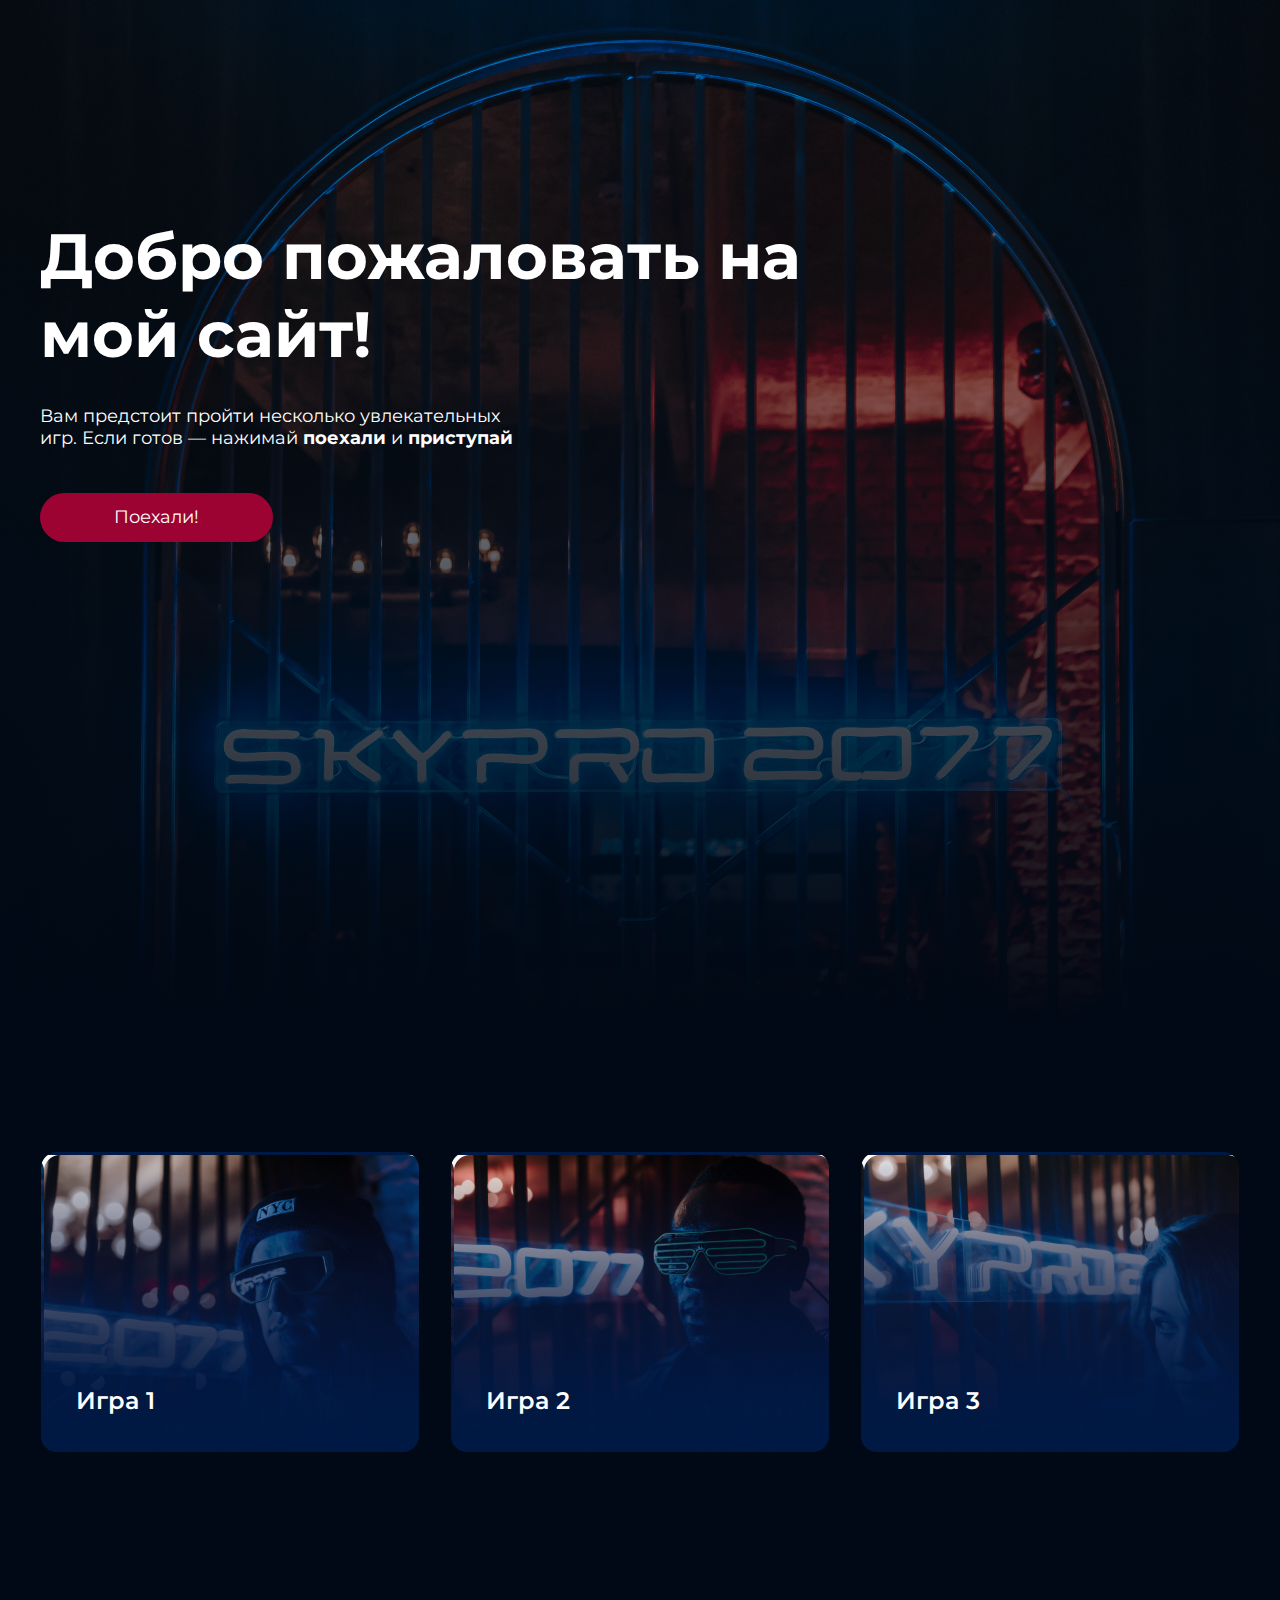
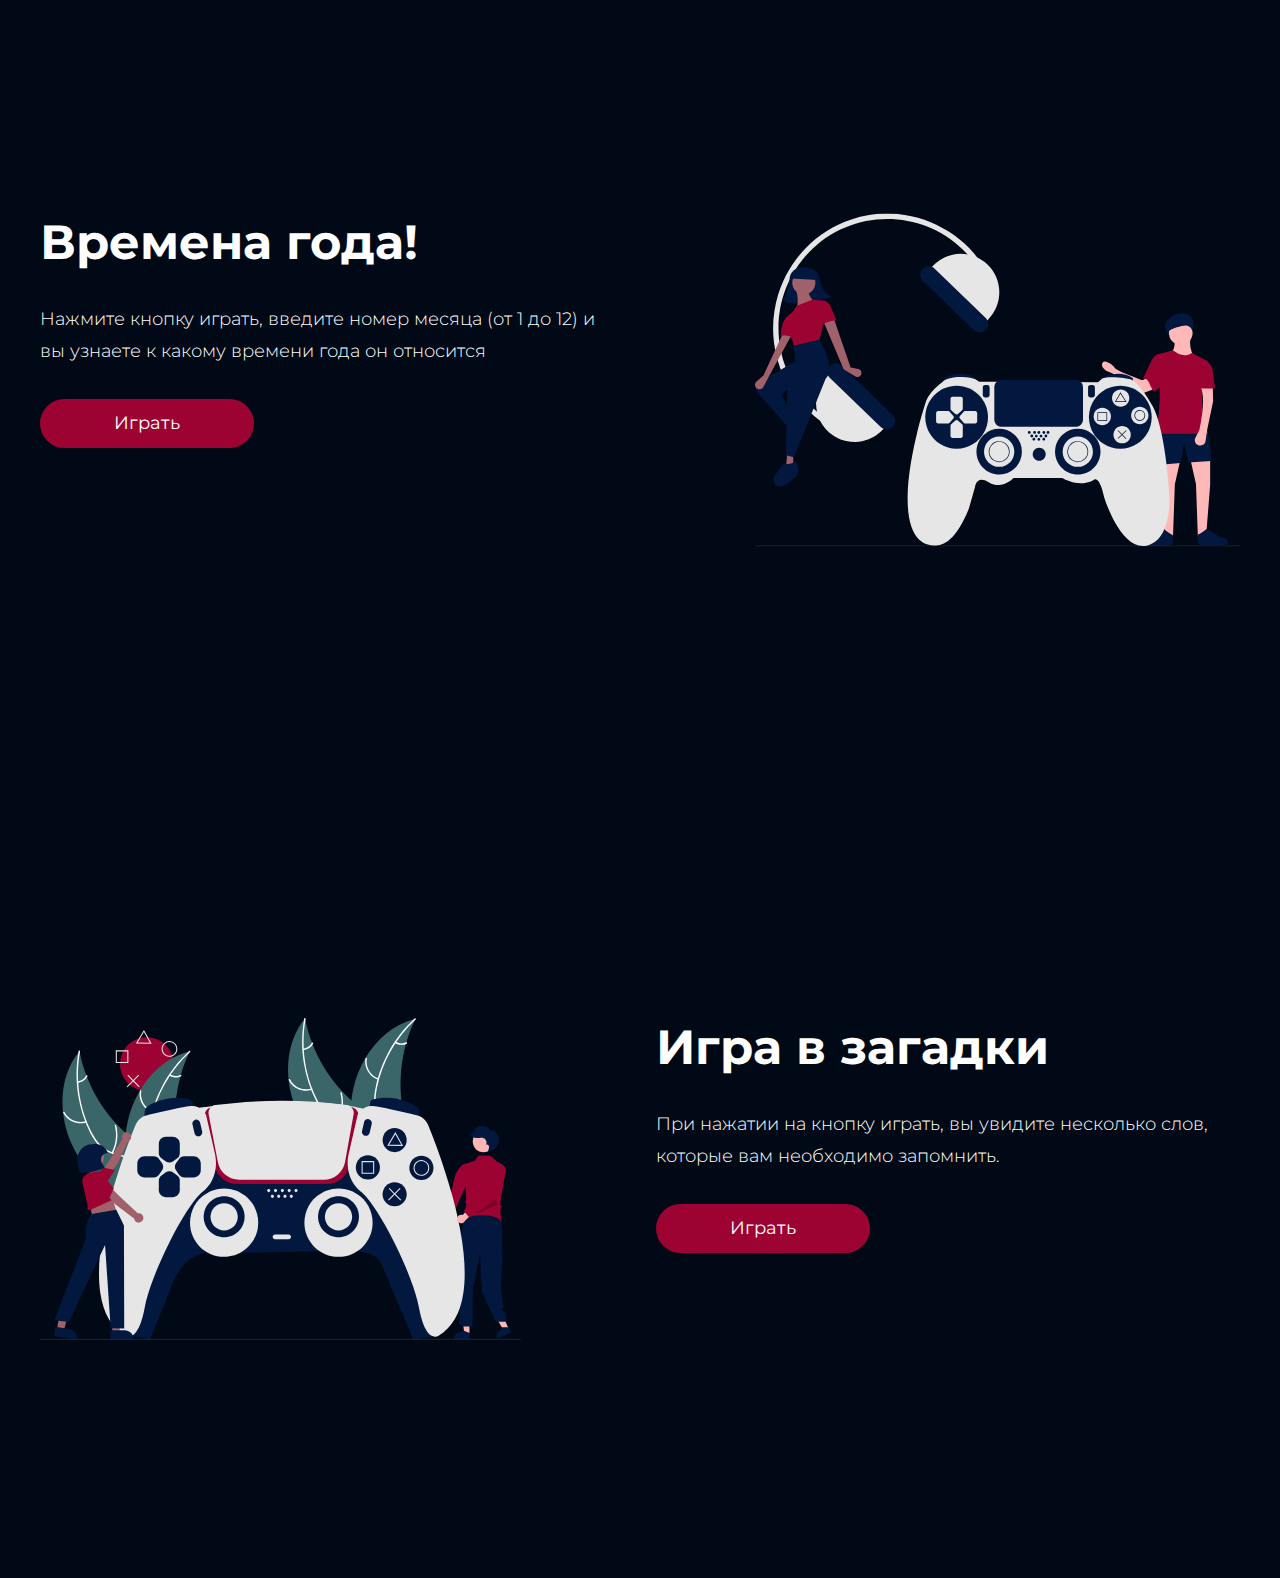
<file: index.html>
<!DOCTYPE html>
<html lang="ru">
  <head>
    <meta charset="UTF-8" />
    <meta name="viewport" content="width=device-width, initial-scale=1.0" />
    <link rel="stylesheet" href="css/index.css?v3" />
    <title>SkyPro 2 курс</title>
  </head>

  <body>
    <div class="top center">
      <div class="top__content">
        <h1 class="h1 top__title">Добро пожаловать на мой сайт!</h1>
        <p class="top__text">
          Вам предстоит пройти несколько увлекательных игр. Если готов — нажимай <strong>поехали</strong> и <strong>приступай</strong>
        </p>
        <a class="button top__button" href="#">Поехали!</a>
      </div>
    </div>

    <main class="center">
      <div class="game">
        <div class="game-card game-card_1">
          <p class="game-card__name">Игра 1</p>
        </div>

        <div class="game-card game-card_2">
          <p class="game-card__name">Игра 2</p>
        </div>

        <div class="game-card game-card_3">
          <p class="game-card__name">Игра 3</p>
        </div>
      </div>

      <div class="play">
        <div class="play__info">
          <h2 class="h2 play__title">Времена года!</h2>
          <p class="play__text">Нажмите кнопку играть, введите номер месяца (от 1 до 12) и вы узнаете к какому времени года он относится</p>
          <button class="button" id="seasons">Играть</button>
        </div>
        <picture class="play__banner">
          <img src="./img/undraw_video_game.svg" alt="Геймпад" srcset="" />
        </picture>
      </div>

      <div class="play play_inverted">
        <div class="play__info">
          <h2 class="h2 play__title">Игра в загадки</h2>
          <p class="play__text">При нажатии на кнопку играть, вы увидите несколько слов, которые вам необходимо запомнить.</p>
          <button class="button" id="guess-fruts">Играть</button>
        </div>
        <picture class="play__banner">
          <img src="./img/undraw_gaming_re_cma21.svg" alt="Геймпад" srcset="" />
        </picture>
      </div>
    </main>

    <footer></footer>
  </body>
  <script>
    document.getElementById(`seasons`).addEventListener(`click`, seasons);
    document.getElementById(`guess-fruts`).addEventListener(`click`, guessFruts);
    
    function seasons() {
      let monthNumber = prompt(`Введите номер месяца`);
      monthNumber = parseInt(monthNumber);

      if (monthNumber == 1 || monthNumber == 2 || monthNumber == 12) {
        alert(`Зима`);
      } else if (monthNumber == 4 || monthNumber == 5 || monthNumber == 6) {
        alert(`Весна`);
      } else if (monthNumber == 7 || monthNumber == 8 || monthNumber == 9) {
        alert(`Осень`);
      } else if (monthNumber == 10 || monthNumber == 11 || monthNumber == 12) {
        alert(`Лето`);
      } else {
        alert(`Указанного месяца не существует`);
      }
    }

    
    function guessFruts() {
      let fruits = ["Яблоко", "Груша", "Дыня", "Виноград", "Персик", "Апельсин", "Мандарин"];
      let answerCount = 0;

      fruits = fruits.sort(() => Math.random() - 0.4);

      alert(`На экране будет возникнут слова, которые нужно запомнить и затем вписать их через запятую. Готов? Поехали!`);

      alert(`${fruits.join(", ")}`);

      let userAnswer = prompt("Повтори слова через запятую:") ?? "";

      userAnswer = userAnswer.split(",");
      userAnswer = userAnswer.map((item) => item.trim().toLowerCase());
      fruits = fruits.map((item) => item.trim().toLowerCase());
      let bufferAnswer = [];

      for (let item of userAnswer) {
        if (fruits.includes(item) && !bufferAnswer.includes(item)) {
          answerCount += 1;
          bufferAnswer.push(item);
        }
      }

      let result = Math.round((answerCount / fruits.length) * 100);

      if (result > 0 && result <= 40) {
        alert(`Вы отгадали ${answerCount} из ${fruits.length}! В следующий раз повезёт!`);
      } else if (result < 100) {
        alert(`Вы отгадали ${answerCount} из ${fruits.length}! Очень близко, очень близко!`);
      } else if (result <= 100) {
        alert(`Вы отгадали ${answerCount} из ${fruits.length}! Поздравляю!`);
      } else {
        alert(`Вы ничего не отгадали... Попробуйте ещё раз!`);
      }
    }
  </script>
</html>
</file>
<file: css/index.css>
/* cyrillic-ext */
@font-face {
  font-family: "Montserrat";
  font-style: normal;
  font-weight: 100;
  src: url("/fonts/Montserrat-Thin.ttf");
}
@font-face {
  font-family: "Montserrat";
  font-style: normal;
  font-weight: 200;
  src: url("/fonts/Montserrat-ExtraLight.ttf");
}
@font-face {
  font-family: "Montserrat";
  font-style: normal;
  font-weight: 300;
  src: url("/fonts/Montserrat-Light.ttf");
}
@font-face {
  font-family: "Montserrat";
  font-style: normal;
  font-weight: 400;
  src: url("/fonts/Montserrat-Regular.ttf");
}
@font-face {
  font-family: "Montserrat";
  font-style: normal;
  font-weight: 500;
  src: url("/fonts/Montserrat-Medium.ttf");
}
@font-face {
  font-family: "Montserrat";
  font-style: normal;
  font-weight: 600;
  src: url("/fonts/Montserrat-SemiBold.ttf");
}
@font-face {
  font-family: "Montserrat";
  font-style: normal;
  font-weight: 700;
  src: url("/fonts/Montserrat-Bold.ttf");
}
@font-face {
  font-family: "Montserrat";
  font-style: normal;
  font-weight: 800;
  src: url("/fonts/Montserrat-ExtraBold.ttf");
}
@font-face {
  font-family: "Montserrat";
  font-style: normal;
  font-weight: 900;
  src: url("/fonts/Montserrat-Black.ttf");
}
html {
  box-sizing: border-box;
}

* {
  font-family: "Montserrat", sans-serif;
  margin: 0;
  padding: 0;
  font-size: 18px;
  color: #fff;
  cursor: url("../res/cursors/default.svg"), auto;
}

*::before,
*::after {
  box-sizing: border-box;
}

picture img {
  width: 100%;
  height: auto;
}

body {
  background: #000915;
}

.center {
  padding-left: calc(50% - 600px);
  padding-right: calc(50% - 600px);
}

.h1 {
  font-size: 3.5556em;
}

.h2 {
  font-size: 2.6667em;
}

.button {
  border: none;
  border-radius: 30px;
  background: #9c0332;
  font-size: 1em;
  font-style: normal;
  font-weight: 400;
  padding: 13.3333px 74px;
  display: block;
  width: -moz-fit-content;
  width: fit-content;
  text-decoration: none;
  cursor: url("../res/cursors/pointer.svg"), pointer;
}
.button:hover, .button:focus {
  background: rgb(235, 68, 63);
}

.play {
  padding-top: 233px;
  padding-bottom: 233px;
  display: flex;
  justify-content: space-between;
  flex-flow: row;
}
.play_inverted {
  flex-flow: row-reverse;
}
.play__info {
  display: flex;
  flex-flow: column;
  gap: 32px;
  max-width: 584px;
}
.play__text {
  font-style: normal;
  font-weight: 300;
  line-height: 32px;
}
.play__banner {
  max-width: 485px;
}

.top {
  height: 1024px;
  background: linear-gradient(180deg, rgba(0, 0, 0, 0) -7.35%, #000915 100%), url("../img/topbg.jpg"), lightgray 50%/cover no-repeat;
  background-size: cover;
  background-repeat: no-repeat;
  background-position: center;
}
.top__content {
  padding-top: 217px;
}
.top__title {
  max-width: 788px;
}
.top__text {
  padding-top: 32px;
  max-width: 481px;
}
.top__button {
  margin-top: 44px;
}

.game {
  padding-top: 128px;
  padding-bottom: 128px;
  display: grid;
  grid-template-columns: repeat(3, 378px);
  grid-template-rows: auto;
  grid-gap: 32px;
  justify-content: center;
}
.game-card {
  grid-column: span 1;
  height: 300px;
  border-radius: 16px;
  position: relative;
  box-sizing: border-box;
  cursor: url("../../res/cursors/pointer.svg"), pointer;
  border: 3px solid transparent;
}
.game-card:hover, .game-card:focus {
  border: 3px solid rgb(68, 210, 255);
}
.game-card__name {
  position: absolute;
  left: 32px;
  bottom: 32px;
  font-size: 1.3333em;
  font-style: normal;
  font-weight: 600;
  line-height: 32px;
}
.game-card_1 {
  background: linear-gradient(180deg, rgba(39, 1, 15, 0) 0%, #001944 100%), url("/img/game1.jpg"), lightgray 50%/cover no-repeat;
}
.game-card_2 {
  background: linear-gradient(180deg, rgba(39, 1, 15, 0) 0%, #001944 100%), url("/img/game2.jpg"), lightgray 50%/cover no-repeat;
}
.game-card_3 {
  background: linear-gradient(180deg, rgba(39, 1, 15, 0) 0%, #001944 100%), url("/img/game3.jpg"), lightgray 50%/cover no-repeat;
}

@media (width <= 1250px) {
  .center {
    padding-left: 50px;
    padding-right: 50px;
  }
  .top {
    height: 880px;
  }
  .top__content {
    display: flex;
    flex-flow: column;
    align-items: center;
  }
  .top__title {
    text-align: center;
    font-style: normal;
    font-weight: 700;
    line-height: normal;
  }
  .top__text {
    text-align: center;
    font-style: normal;
    font-weight: 400;
    line-height: 22px;
    /* 157.143% */
  }
  .game {
    padding-top: 128px;
    padding-bottom: 128px;
    grid-template-columns: repeat(2, 378px);
  }
  .play {
    padding-top: 51px;
    padding-bottom: 51px;
    flex-flow: column;
    gap: 64px;
    align-items: center;
  }
  .play__info {
    max-width: none;
    align-items: center;
  }
  .play__title {
    text-align: center;
  }
  .play__text {
    text-align: center;
  }
}
@media (width <= 890px) {
  .center {
    padding-left: 16px;
    padding-right: 16px;
  }
  .top {
    height: 735px;
  }
  .top__content {
    padding-top: 238px;
  }
  .h1 {
    font-size: 2em;
  }
  .game {
    grid-template-columns: repeat(1, 378px);
  }
  .play__title {
    font-size: 2em;
  }
  .play__text {
    font-size: 0.7778em;
    font-style: normal;
    font-weight: 300;
    line-height: 22px;
  }
}
@media (width <= 425px) {
  .game {
    grid-template-columns: repeat(1, 1fr);
  }
  .game-card {
    background-size: cover;
    background-position: center;
  }
}/*# sourceMappingURL=index.css.map */
</file>
